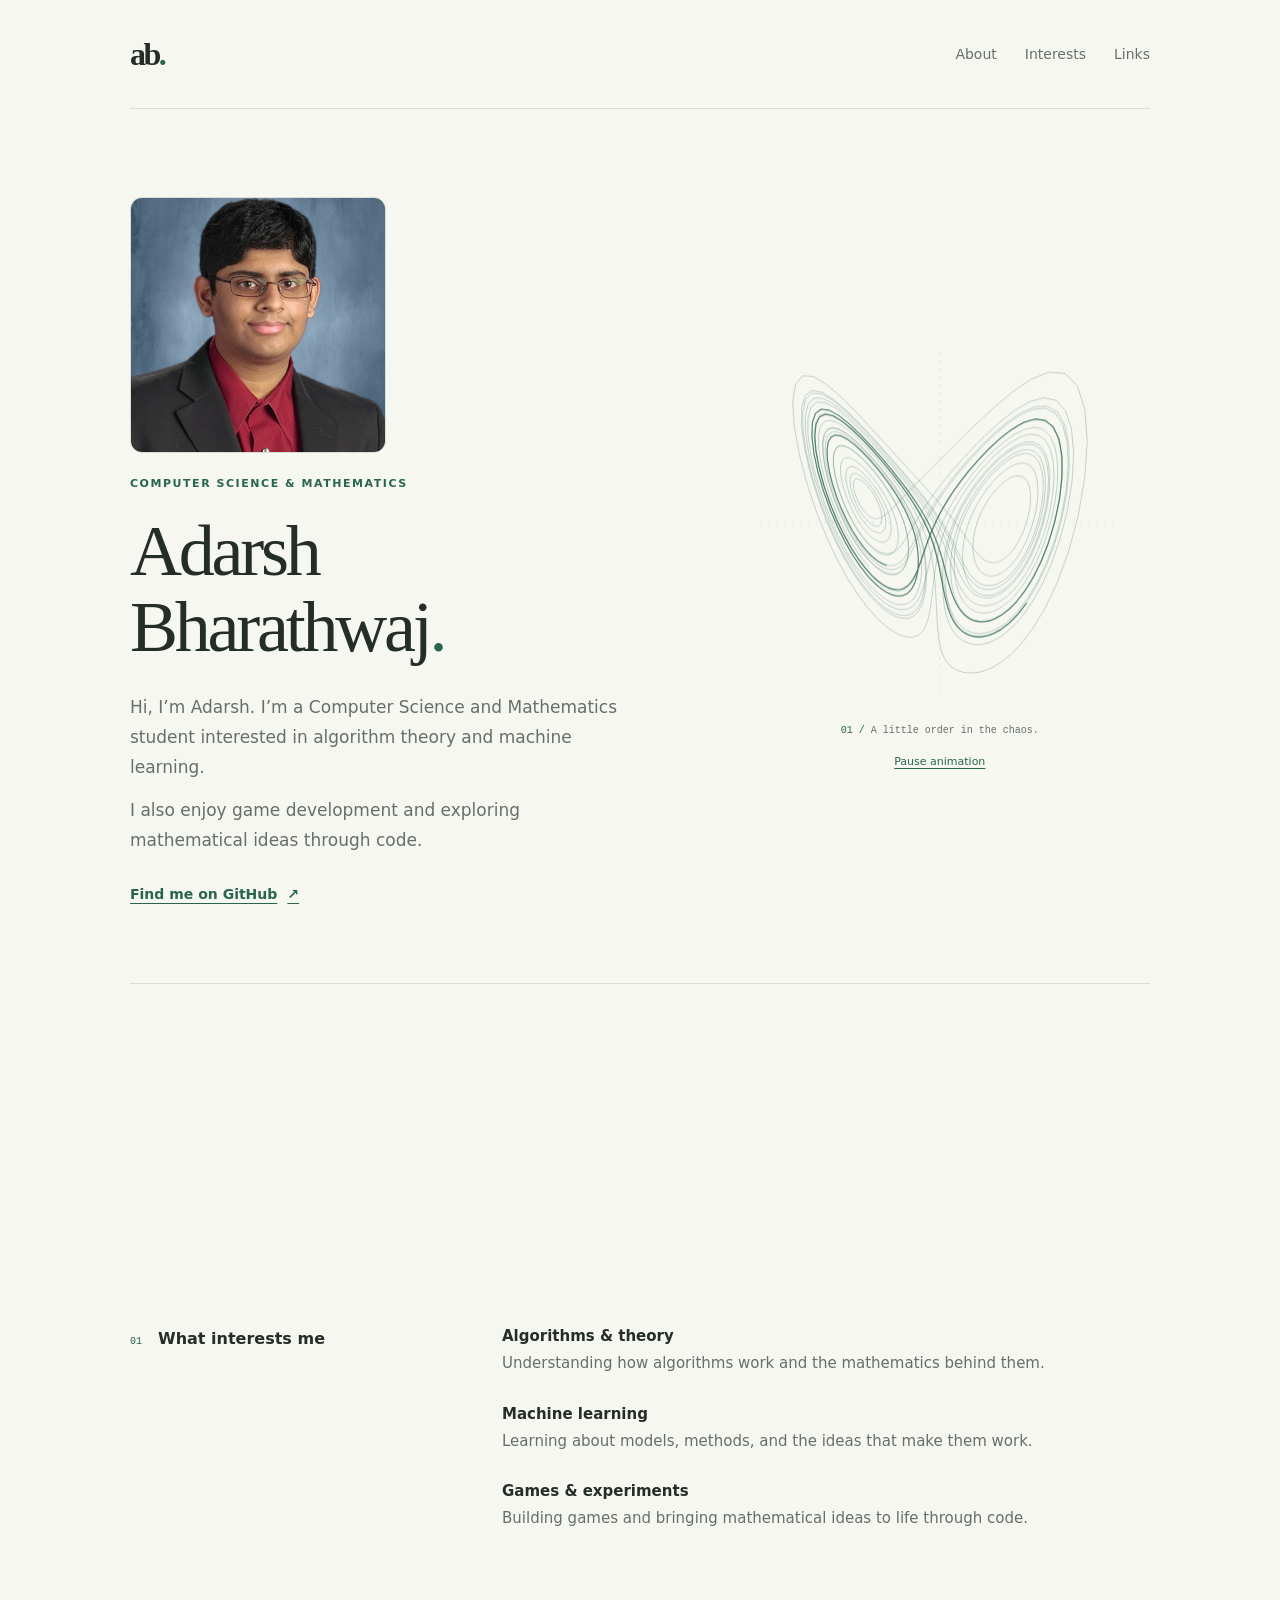
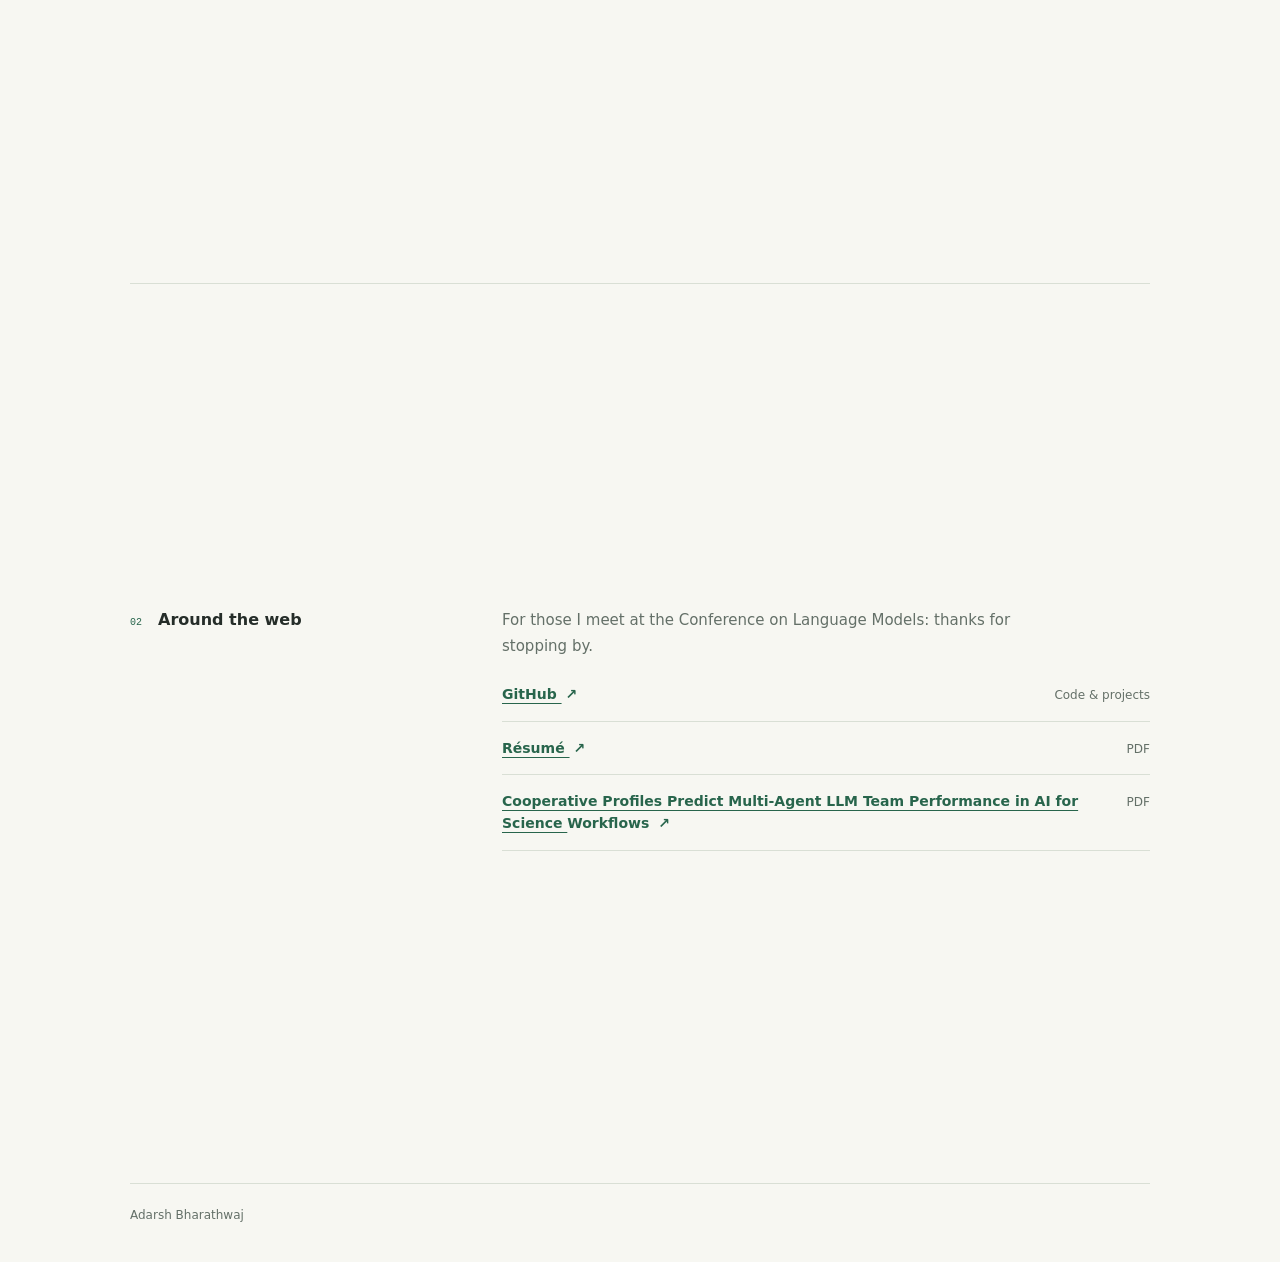
<file: index.html>
<!DOCTYPE html>
<html lang="en">
<head>
  <meta charset="UTF-8">
  <meta name="viewport" content="width=device-width, initial-scale=1.0">
  <meta name="description" content="Adarsh Bharathwaj is a Computer Science and Mathematics student interested in algorithm theory, machine learning, and game development.">
  <meta name="theme-color" content="#f7f7f2">
  <title>Adarsh Bharathwaj</title>
  <link rel="icon" href="assets/favicon.svg" type="image/svg+xml">
  <link rel="stylesheet" href="css/style.css">
</head>
<body>
  <a class="skip-link" href="#main">Skip to content</a>
  <div class="page">
    <header class="site-header">
      <a class="wordmark" href="#about" aria-label="Adarsh Bharathwaj, home">ab<span aria-hidden="true">.</span></a>
      <nav aria-label="Main navigation">
        <a href="#about">About</a>
        <a href="#interests">Interests</a>
        <a href="#links">Links</a>
      </nav>
    </header>

    <main id="main">
      <section id="about" class="intro" aria-labelledby="intro-title">
        <div class="intro-copy">
          <img class="portrait" src="assets/image.jpg" width="400" height="400" alt="Portrait of Adarsh Bharathwaj">
          <p class="eyebrow">Computer science &amp; mathematics</p>
          <h1 id="intro-title">Adarsh<br>Bharathwaj<span class="accent">.</span></h1>
          <p class="intro-text">Hi, I’m Adarsh. I’m a Computer Science and Mathematics student interested in algorithm theory and machine learning.</p>
          <p class="intro-text">I also enjoy game development and exploring mathematical ideas through code.</p>
          <a class="text-link" href="https://github.com/adarshbharathwaj">Find me on GitHub <span aria-hidden="true">↗</span></a>
        </div>
        <figure class="math-figure" aria-label="Lorenz attractor illustration">
          <div class="lorenz-stage">
            <img src="assets/lorenz.svg" width="420" height="380" alt="The two looping wings of a Lorenz attractor, drawn in green.">
          </div>
          <figcaption><span aria-hidden="true">01 / </span>A little order in the chaos.</figcaption>
          <button class="motion-toggle" type="button" hidden>Pause animation</button>
        </figure>
      </section>

      <section id="interests" class="content-section" aria-labelledby="interests-title">
        <div class="section-heading">
          <span class="section-number" aria-hidden="true">01</span>
          <h2 id="interests-title">What interests me</h2>
        </div>
        <div class="interests-list">
          <div class="interest">
            <h3>Algorithms &amp; theory</h3>
            <p>Understanding how algorithms work and the mathematics behind them.</p>
          </div>
          <div class="interest">
            <h3>Machine learning</h3>
            <p>Learning about models, methods, and the ideas that make them work.</p>
          </div>
          <div class="interest">
            <h3>Games &amp; experiments</h3>
            <p>Building games and bringing mathematical ideas to life through code.</p>
          </div>
        </div>
      </section>

      <section id="links" class="content-section links-section" aria-labelledby="links-title">
        <div class="section-heading">
          <span class="section-number" aria-hidden="true">02</span>
          <h2 id="links-title">Around the web</h2>
        </div>
        <div class="links-content">
          <p class="conference-note">For those I meet at the Conference on Language Models: thanks for stopping by.</p>
          <ul class="resource-list">
            <li>
              <a href="https://github.com/adarshbharathwaj">GitHub <span aria-hidden="true">↗</span></a>
              <span class="resource-note">Code &amp; projects</span>
            </li>
            <li>
              <a href="assets/Adarsh_Bharathwaj_Resume.pdf" type="application/pdf">Résumé <span aria-hidden="true">↗</span></a>
              <span class="resource-note">PDF</span>
            </li>
            <li>
              <a href="assets/Emergent_Cooperation.pdf" type="application/pdf">Cooperative Profiles Predict Multi-Agent LLM Team Performance in AI for Science <span class="link-ending">Workflows <span aria-hidden="true">↗</span></span></a>
              <span class="resource-note">PDF</span>
            </li>
          </ul>
        </div>
      </section>
    </main>

    <footer class="site-footer">
      <span>Adarsh Bharathwaj</span>
    </footer>
  </div>
  <script src="js/lorenz.js" defer></script>
  <script src="js/scroll.js" defer></script>
</body>
</html>
</file>
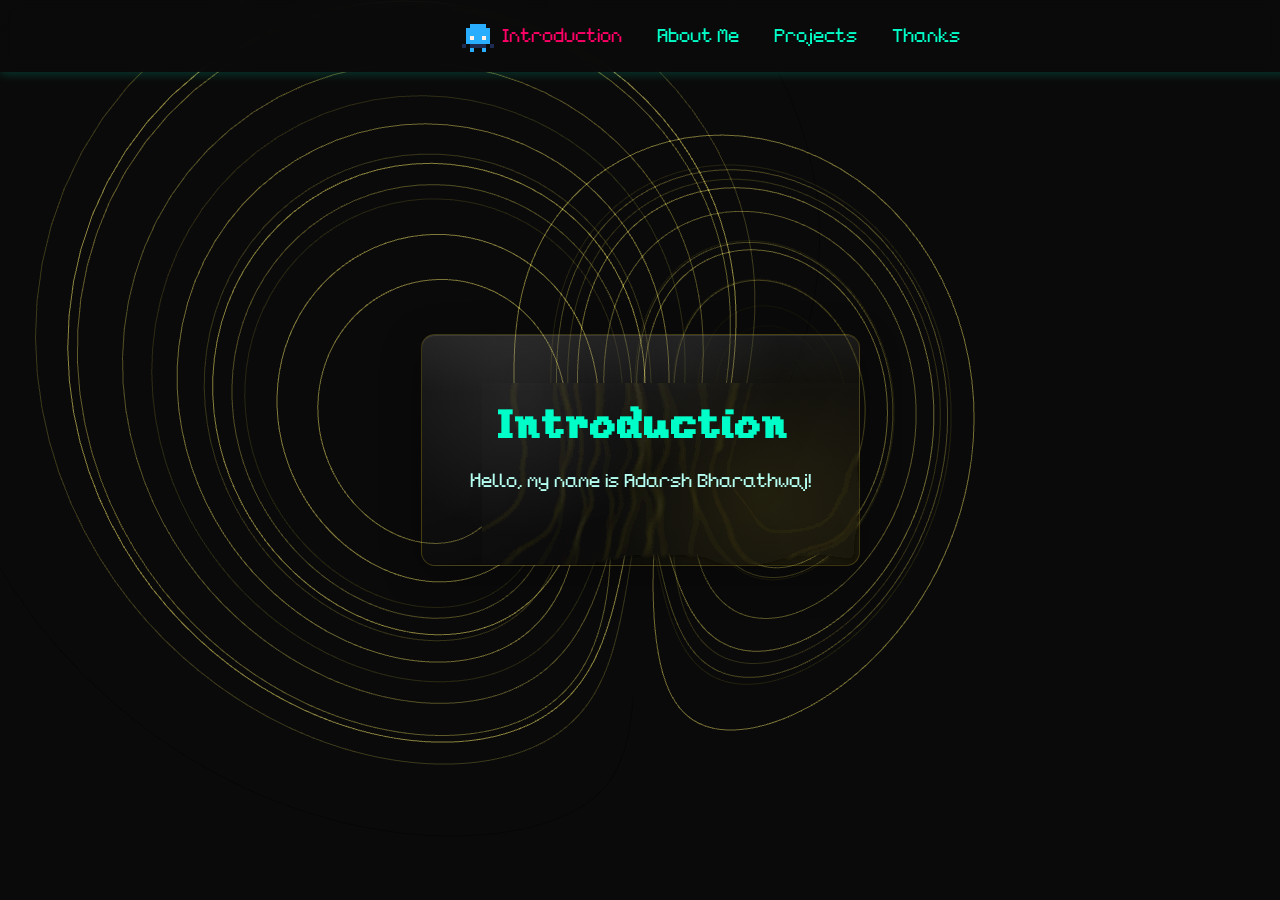
<file: experiment/index.html>
<!DOCTYPE html>
<html lang="en">
<head>
  <meta charset="UTF-8">
  <meta name="viewport" content="width=device-width, initial-scale=1.0">
  <title>Adarsh Bharathwaj</title>
  <link rel="stylesheet" href="css/style.css">
</head>

<body>
  <canvas id="bg-canvas" aria-hidden="true"></canvas>

  <svg class="glass-defs" aria-hidden="true">
    <defs>
      <filter id="glass-distortion" x="0%" y="0%" width="100%" height="100%">
        <feTurbulence type="fractalNoise" baseFrequency="0.009 0.013" numOctaves="2" seed="11" stitchTiles="stitch" />
        <feDisplacementMap in="SourceGraphic" scale="38" />
      </filter>
    </defs>
  </svg>
  <header class="navbar">
    <div class = "nav-character"></div>
    <nav>
      <ul>
        <li><a href=#intro> Introduction</a></li>
        <li><a href=#about> About Me</a></li>
        <li><a href=#projects> Projects</a></li>
        <li><a href=#thanks> Thanks</a></li>
      </ul>
    </nav>
  </header>

  <main>
    <section id="intro" class="snap-section">
      <div class="section-content">
        <h1 class="section-title pixel-text">Introduction</h1>
        <p class="section-text cyber-text"> Hello, my name is Adarsh Bharathwaj!</p>
      </div>
    </section>
    <div class="transition-spacer" aria-hidden="true"></div>
    <section id="about" class="snap-section">
      <div class="section-content">
        <h1 class="section-title pixel-text">About Me</h1>
        <p class="section-text cyber-text">
          I'm currently a Computer Science and Math major trying to learn more about Algorithm Theory and Machine Learning!
        </p>
        <p class="section-text cyber-text">
          As you will see, I'm also a huge Game Development and Math nerd and like to incorporate projects around those as well!
        </p>
      </div>
    </section>
    <div class="transition-spacer" aria-hidden="true"></div>
    <section id="projects" class="snap-section">
      <div class="section-content">
        <h1 class="section-title pixel-text">Projects</h1>
        <p class="section-text cyber-text"> Will add soon!</p>
      </div>
    </section>
    <div class="transition-spacer" aria-hidden="true"></div>
    <section id="thanks" class="snap-section">
      <div class="section-content">
        <h1 class="section-title pixel-text"> Thanks!</h1>
        <p class="section-text cyber-text"> Thanks for getting to learn a bit more about me!</p>
        <p class="section-text cyber-text"> I would also like to thank IbraCreative, CodeMan38, and Kenney for the assets!</p>
      </div>
    </section>
  </main>

  <div class="transition-overlay" aria-hidden="true">
    <svg id="transition-svg" viewBox="0 0 100 60" preserveAspectRatio="xMidYMid meet"></svg>
  </div>

  <script src="js/gsap.min.js"></script>
  <script src="js/ScrollTrigger.min.js"></script>
  <script type="module" src="js/scene.js"></script>
  <script src="js/vivus.min.js"></script>
  <script src="js/main.js"></script>
</body>
</html>
</file>
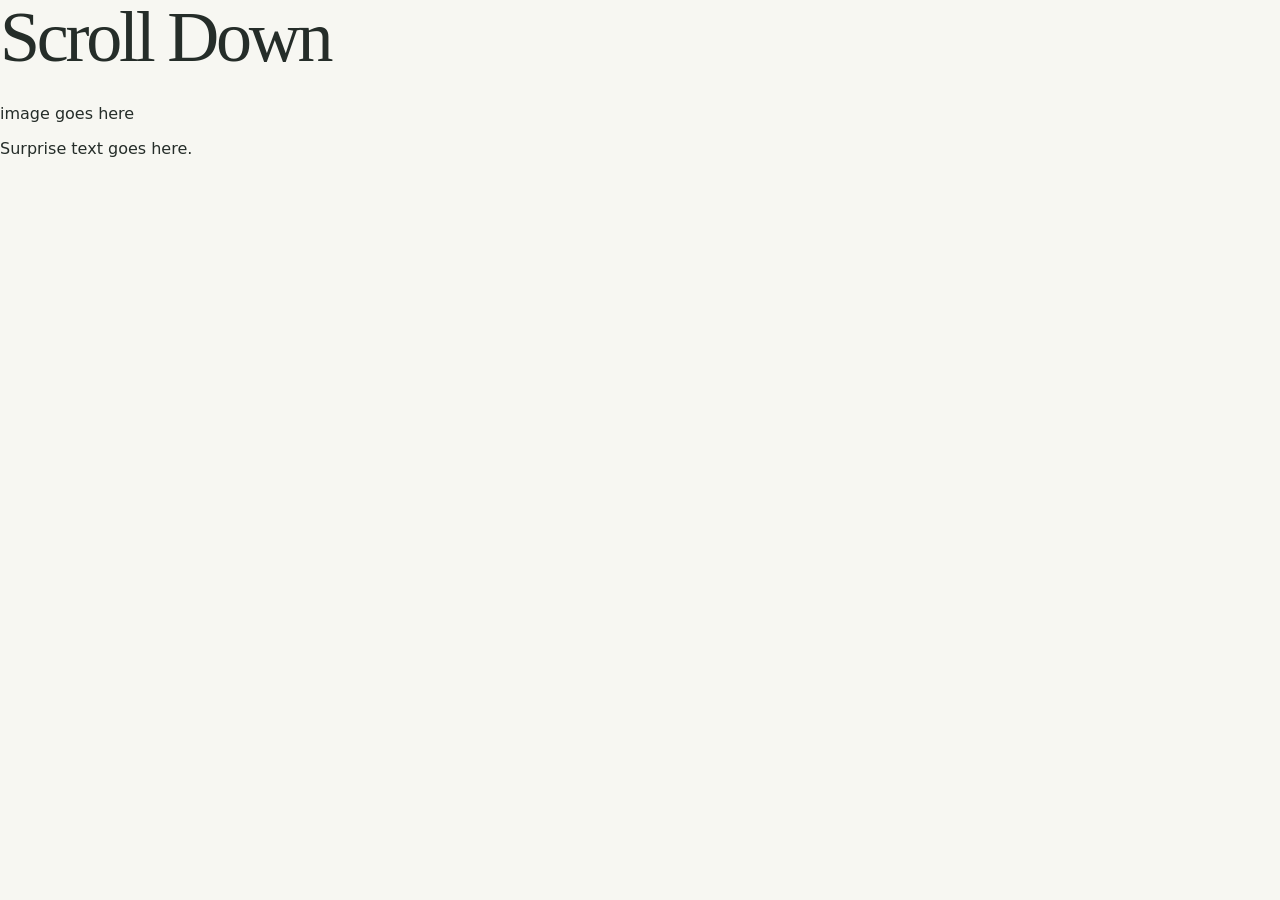
<file: surprise.html>
<!DOCTYPE html>
<html lang="en">
<head>
  <meta charset="UTF-8">
  <meta name="viewport" content="width=device-width, initial-scale=1.0">
  <title>Surprise!</title>
  <link rel="stylesheet" href="css/style.css">
</head>

<body class="no-navbar">
  <main>
    <section class="snap-section">
      <div class="section-content">
        <h1 class="section-title pixel-text">Scroll Down</h1>
        <div class="arrow-down" aria-hidden="true"></div>
      </div>
    </section>
    <section class="snap-section">
      <div class="section-content">
        <div class="surprise-image-stub" aria-label="image placeholder">image goes here</div>
      </div>
    </section>
    <section class="snap-section">
      <div class="section-content">
        <p class="section-text cyber-text">Surprise text goes here.</p>
      </div>
    </section>
  </main>
</body>
</html>
</file>
<file: css/style.css>
:root {
  color-scheme: light;
  --background: #f7f7f2;
  --ink: #252d29;
  --muted: #647068;
  --accent: #28654c;
  --line: #d9dfd5;
  --intro-header-space: 6.8125rem;
  font-family: system-ui, -apple-system, BlinkMacSystemFont, "Segoe UI", sans-serif;
  color: var(--ink);
  background: var(--background);
}

* { box-sizing: border-box; }
html { scroll-padding-top: 2rem; scroll-snap-type: y proximity; scroll-behavior: smooth; }
html.early-snap { scroll-snap-type: none; }
html.is-snapping { scroll-behavior: auto; }
body { margin: 0; }
a { color: var(--accent); text-underline-offset: 0.25em; }
a:hover { text-decoration-thickness: 2px; }
a:focus-visible, button:focus-visible { outline: 2px solid var(--accent); outline-offset: 5px; border-radius: 2px; }
::selection { background: #d6e7d9; }

.page { width: min(100% - 4rem, 1020px); margin: 0 auto; }
.skip-link { position: absolute; top: -5rem; left: 1rem; padding: 0.75rem 1rem; background: var(--background); z-index: 1; }
.skip-link:focus { top: 1rem; }

.site-header { display: flex; justify-content: space-between; align-items: center; gap: 2rem; padding: 2rem 0; border-bottom: 1px solid var(--line); scroll-snap-align: start; }
.wordmark { font-family: Georgia, "Times New Roman", serif; font-size: 2rem; font-weight: 700; letter-spacing: -0.08em; color: var(--ink); text-decoration: none; }
.wordmark span { color: var(--accent); }
nav { display: flex; flex-wrap: wrap; gap: 1.75rem; }
nav a { display: inline-flex; align-items: center; min-height: 44px; font-size: 0.875rem; color: var(--muted); text-decoration: none; }
nav a:hover { color: var(--accent); text-decoration: underline; }

.intro { display: grid; grid-template-columns: 1.35fr 1fr; align-items: center; gap: 2rem; padding: 5.5rem 0 5rem; min-height: calc(100vh - var(--intro-header-space)); min-height: calc(100svh - var(--intro-header-space)); scroll-snap-align: start; scroll-margin-top: var(--intro-header-space); }
.intro-copy, .interests-list, .links-content { min-width: 0; }
.portrait { display: block; width: clamp(192px, 24vw, 256px); max-width: 100%; height: auto; aspect-ratio: 1; object-fit: cover; border: 1px solid var(--line); border-radius: 12px; margin-bottom: 1.5rem; }
.eyebrow { font-size: 0.6875rem; font-weight: 600; letter-spacing: 0.14em; text-transform: uppercase; color: var(--accent); margin: 0 0 1.5rem; }
h1 { font-family: Georgia, "Times New Roman", serif; font-size: clamp(2.5rem, 6vw, 4.5rem); font-weight: 400; line-height: 1.05; letter-spacing: -0.045em; margin: 0 0 1.75rem; overflow-wrap: anywhere; }
.accent { color: var(--accent); }
.intro-text { max-width: 32rem; font-size: 1.0625rem; line-height: 1.75; color: var(--muted); margin: 0 0 0.875rem; }
.text-link { display: inline-flex; gap: 0.625rem; align-items: center; margin-top: 1rem; font-size: 0.875rem; font-weight: 600; }
.math-figure { margin: 0; padding-top: 1rem; }
.lorenz-stage { position: relative; aspect-ratio: 420 / 380; }
.math-figure img { width: 100%; height: auto; display: block; }
.lorenz-stage.is-animated img { visibility: hidden; }
.lorenz-canvas { position: absolute; inset: 0; width: 100%; height: 100%; }
.math-figure figcaption { text-align: center; font-family: ui-monospace, "Cascadia Code", Consolas, monospace; font-size: 0.625rem; color: var(--muted); margin-top: 0.75rem; }
.math-figure figcaption span { color: var(--accent); }
.motion-toggle { display: block; min-height: 44px; margin: 0.25rem auto 0; padding: 0.375rem 0.75rem; border: 0; border-radius: 3px; color: var(--accent); background: transparent; font: inherit; font-size: 0.6875rem; cursor: pointer; text-decoration: underline; text-underline-offset: 0.25em; }
.motion-toggle[hidden] { display: none; }
.motion-toggle:hover { background: #eaf0e7; }

.content-section { display: grid; grid-template-columns: 1fr 2fr; align-content: center; gap: 3rem; border-top: 1px solid var(--line); padding: 2.5rem 0 3rem; min-height: 100vh; min-height: 100svh; scroll-snap-align: start; scroll-snap-stop: normal; }
.section-heading { display: flex; align-items: baseline; gap: 1rem; }
.section-number { font-family: ui-monospace, "Cascadia Code", Consolas, monospace; font-size: 0.625rem; color: var(--accent); }
h2 { font-size: 1rem; line-height: 1.5; font-weight: 600; margin: 0; }
.interest + .interest { margin-top: 1.75rem; }
h3 { font-size: 0.9375rem; font-weight: 600; margin: 0 0 0.375rem; }
.interest p, .conference-note { font-size: 0.9375rem; line-height: 1.7; color: var(--muted); margin: 0; }
.conference-note { max-width: 35rem; margin-bottom: 1.5rem; }
.resource-list { list-style: none; margin: 0; padding: 0; }
.resource-list li { display: flex; justify-content: space-between; align-items: baseline; flex-wrap: wrap; gap: 0.5rem 1rem; padding: 0.9375rem 0; border-bottom: 1px solid var(--line); font-size: 0.875rem; }
.resource-list li:first-child { padding-top: 0; }
.resource-list a { flex: 1 1 0; min-width: 0; font-weight: 600; line-height: 1.6; }
.resource-list a span { display: inline-block; margin-left: 0.25rem; }
.resource-list a .link-ending { margin-left: 0; white-space: nowrap; }
.resource-label { color: var(--muted); }
.resource-note { flex-shrink: 0; color: var(--muted); font-size: 0.75rem; }

.site-footer { display: flex; justify-content: space-between; flex-wrap: wrap; gap: 0.5rem 1rem; border-top: 1px solid var(--line); padding: 1.5rem 0 2.5rem; font-size: 0.75rem; color: var(--muted); scroll-snap-align: end; }

@media (max-width: 760px) {
  :root { --intro-header-space: 5.3125rem; }
  .page { width: min(100% - 2.5rem, 38rem); }
  .site-header { padding: 1.25rem 0; gap: 1rem; }
  nav { gap: 1.25rem; }
  .intro { grid-template-columns: 1fr; padding: 3.5rem 0 2.5rem; gap: 1.75rem; }
  h1 { font-size: clamp(2.5rem, 10vw, 4rem); }
  .intro-text { font-size: 1rem; }
  .math-figure { width: min(100%, 280px); justify-self: center; padding: 0; }
  .content-section { grid-template-columns: 1fr; gap: 1.5rem; padding: 2rem 0; }
}

@media (max-width: 360px) {
  .page { width: calc(100% - 2rem); }
  nav { gap: 0.875rem; }
  nav a { font-size: 0.8125rem; }
  .eyebrow { font-size: 0.625rem; letter-spacing: 0.1em; }
}

@media (prefers-reduced-motion: reduce) {
  html { scroll-snap-type: none; scroll-behavior: auto; }
}

@media print {
  :root { --background: white; --ink: black; --muted: #444; }
  .page { width: 100%; }
  html { scroll-snap-type: none; scroll-behavior: auto; }
  .intro, .content-section { min-height: 0; scroll-snap-align: none; }
  .site-header, .math-figure, .skip-link { display: none; }
  .intro { display: block; padding: 1rem 0 2rem; }
  .content-section { align-content: start; break-inside: avoid; padding: 1.5rem 0; }
  h1 { font-size: 3rem; }
}
</file>
<file: experiment/css/style.css>
@font-face {
    font-family: 'Cyber';
    src: url('../assets/fonts/LowresPixel-Regular.otf') format('opentype');
    font-weight: normal;
    font-style: normal;
    font-display: swap;
}
@font-face {
    font-family: 'Pixel';
    src: url('../assets/fonts/yoster.ttf') format('truetype');
    font-weight: normal;
    font-style: normal;
    font-display: swap;
}

.cyber-text {
    font-family: 'Cyber', sans-serif;
    line-height: 1.2;
    -webkit-font-smoothing: none;
    image-rendering: pixelated;
}

.pixel-text {
    font-family: 'Pixel', sans-serif;
    line-height: 1.1;
    -webkit-font-smoothing: none;
    image-rendering: pixelated;
}

h1 {
    font-size: clamp(1.8rem, 2vw + 1rem, 3rem);
    margin: 0.5em 0;
}

body {
    font-size: clamp(0.9rem, 2vw + 0.5rem, 1.2rem);
}

html, body {
    height: 100%;
    margin: 0;
    padding: 0;
    overflow: hidden;
    scroll-behavior: smooth;
    font-family: 'Cyber', sans-serif;
    color: #00ffc8;
}

html {
    background-color: #0a0a0a;
}

body {
    overflow: hidden;
    background-color: transparent;
}

#bg-canvas {
    position: fixed;
    inset: 0;
    width: 100%;
    height: 100%;
    z-index: -1;
    pointer-events: none;
}

main::-webkit-scrollbar {
    display: none;
}

main {
    height: var(--vh);
    overflow-y: auto;
    scroll-snap-type: y mandatory;
    -webkit-overflow-scrolling: touch;
    scrollbar-width: none;
    -ms-overflow-style: none;
}

.snap-section {
    scroll-snap-align: start;
    height: var(--vh);
    display: flex;
    flex-direction: column;;
    align-items: center;
    justify-content: center;
    padding-top: 0 clamp(20px, 4vw, 60px);
    text-align: center;
}

.transition-pause {
    scroll-snap-align: start;
    height: var(--vh);
}

/* Non-snapping scroll spacer between sections — adds extra scroll distance
   so scroll-snap's smooth-scroll covers more pixels (and thus takes longer)
   between section snap points, giving the camera animation room to ease. */
.transition-spacer {
    height: var(--vh);
    pointer-events: none;
}

/* Hidden container for SVG filter defs (referenced by url(#glass-distortion)
   in backdrop-filter on .section-content). */
.glass-defs {
    position: absolute;
    width: 0;
    height: 0;
    overflow: hidden;
    pointer-events: none;
}

.section-title {
    font-size: 2.5rem;
    margin-bottom: 1rem;
    color:#00ffc8;
}

.section-text {
    max-width: 800px;
    font-size: 1.2rem;
    line-height: 1.6;
    color: #b5fff1;
}

.navbar {
    position: fixed;
    top: 0;
    left: 0;
    width: 100%;
    height: clamp(60px, 8vh, 80px);
    background: rgba(10, 10, 10, 0.9);
    display: flex;
    justify-content: center;
    align-items: center;
    gap: clamp(15px, 2vw, 25px);
    z-index: 1000;
    box-shadow: 0 2px 10px rgba(0, 255, 200, 0.2);
    backdrop-filter: blur(6px);
    padding: 0 clamp(20px, 4vw, 50px);
}

.navbar ul {
    list-style: none;
    display: flex;
    gap: clamp(20px, 3vw, 35px);
    margin: 0;
    padding: 0;
}

.navbar a {
    color: #00ffc8;
    text-decoration: none;
    font-size: clamp(0.9rem, 1.5vw, 1.2rem);
    transition: color 0.2s, transform 0.2s;
}

.navbar a:hover {
    color: #ff0066;
    transform: scale(1.1);
}

.navbar .nav-character {
    margin-right: clamp(15px, 2vw, 25px);
}

.nav-character {
    width: clamp(24px, 3vw, 32px);
    height: clamp(24px, 3vw, 32px);
    image-rendering: pixelated;
    background-repeat: no-repeat;
    background-position: 0 0;
    background-image: url('../assets/images/idle-sheet.png');
    z-index: 1001;
    flex-shrink: 0;
    position: relative;
    overflow: hidden;
    will-change: background-position;
    backface-visibility: hidden;
    -webkit-backface-visibility: hidden;
    transform: translateZ(0);
    -webkit-transform: translateZ(0);
    animation-fill-mode: forwards;
}

.nav-character.idle {
    background-image: url('../assets/images/idle-sheet.png');
    background-size: 200% 100%;
    animation: idleAnim 1s steps(2, jump-none) infinite;
}

.nav-character.anim1 {
    background-image: url('../assets/images/anim1-sheet.png');
    background-size: 500% 100%;
    animation: anim1 1.25s steps(5, jump-none) 1 forwards;
}

.nav-character.anim2 {
    background-image: url('../assets/images/anim2-sheet.png');
    background-size: 1300% 100%;
    animation: anim2 3.25s steps(13, jump-none) 1 forwards;
}

@keyframes idleAnim {
    from { background-position: 0% 0; }
    to   { background-position: 100% 0; }
}

@keyframes anim1 {
    from { background-position: 0% 0; }
    to   { background-position: 100% 0; }
}

@keyframes anim2 {
    from { background-position: 0% 0; }
    to   { background-position: 100% 0; }
}

.navbar a.nav-active {
    color: #ff0066;
    transform: scale(1.1);
}

.transition-overlay {
    position: fixed;
    inset: 0;
    pointer-events: none;
    z-index: 1500;
    opacity: 0;
}

.transition-overlay svg {
    width: 100%;
    height: 100%;
    display: block;
}

.transition-path {
    fill: none;
    stroke: #e6c821;
    stroke-width: 5;
    stroke-linecap: round;
    stroke-linejoin: round;
    filter: drop-shadow(0 0 6px rgba(231, 217, 22, 0.85));
    vector-effect: non-scaling-stroke;
}

:root {
    --vh: 100%;
}

.section-content {
    /* Stained / cathedral glass card.
       Layers, in paint order:
         1. Three radial highlights — facets catching light from different
            directions, with one warm gold tint for cohesion.
         2. Base linear gradient — dark in the middle for text legibility.
       backdrop-filter chains:
         - blur(2px)   — slight frost, keeps text readable.
         - saturate    — warms the gold curve seen through the card.
         - url(#glass-distortion) — SVG feTurbulence + feDisplacementMap
           that warps the backdrop pixel positions, giving the rippled,
           bumpy "imperfect glass" appearance. */
    position: relative;
    background:
        radial-gradient(circle at 22% 24%, rgba(255, 255, 255, 0.08), transparent 38%),
        radial-gradient(circle at 78% 70%, rgba(230, 200, 33, 0.08), transparent 42%),
        radial-gradient(circle at 60% 12%, rgba(255, 255, 255, 0.05), transparent 30%),
        linear-gradient(
            135deg,
            rgba(255, 255, 255, 0.04) 0%,
            rgba(10, 10, 10, 0.30) 55%,
            rgba(230, 200, 33, 0.05) 100%
        );
    backdrop-filter: blur(2px) saturate(120%) url(#glass-distortion);
    -webkit-backdrop-filter: blur(2px) saturate(120%);
    border: 1px solid rgba(230, 200, 33, 0.22);
    border-radius: 14px;
    padding: clamp(24px, 4vw, 48px);
    box-shadow:
        0 10px 40px rgba(0, 0, 0, 0.32),
        inset 0 1px 0 rgba(255, 255, 255, 0.10),
        inset 0 -1px 0 rgba(0, 0, 0, 0.25);
    overflow: hidden;
}

/* Subtle top highlight strip — mimics the way light catches on the upper
   curved edge of beveled glass. Sits above the backdrop but below text. */
.section-content::before {
    content: '';
    position: absolute;
    inset: 0;
    border-radius: inherit;
    pointer-events: none;
    background: linear-gradient(
        180deg,
        rgba(255, 255, 255, 0.06) 0%,
        transparent 25%,
        transparent 75%,
        rgba(0, 0, 0, 0.10) 100%
    );
    z-index: 0;
}

.section-content > * {
    position: relative;
    z-index: 1;
}

@supports (--webkit-touch-callout: none) {
    :root {
        --vh: 100svh;
    }
}
</file>
